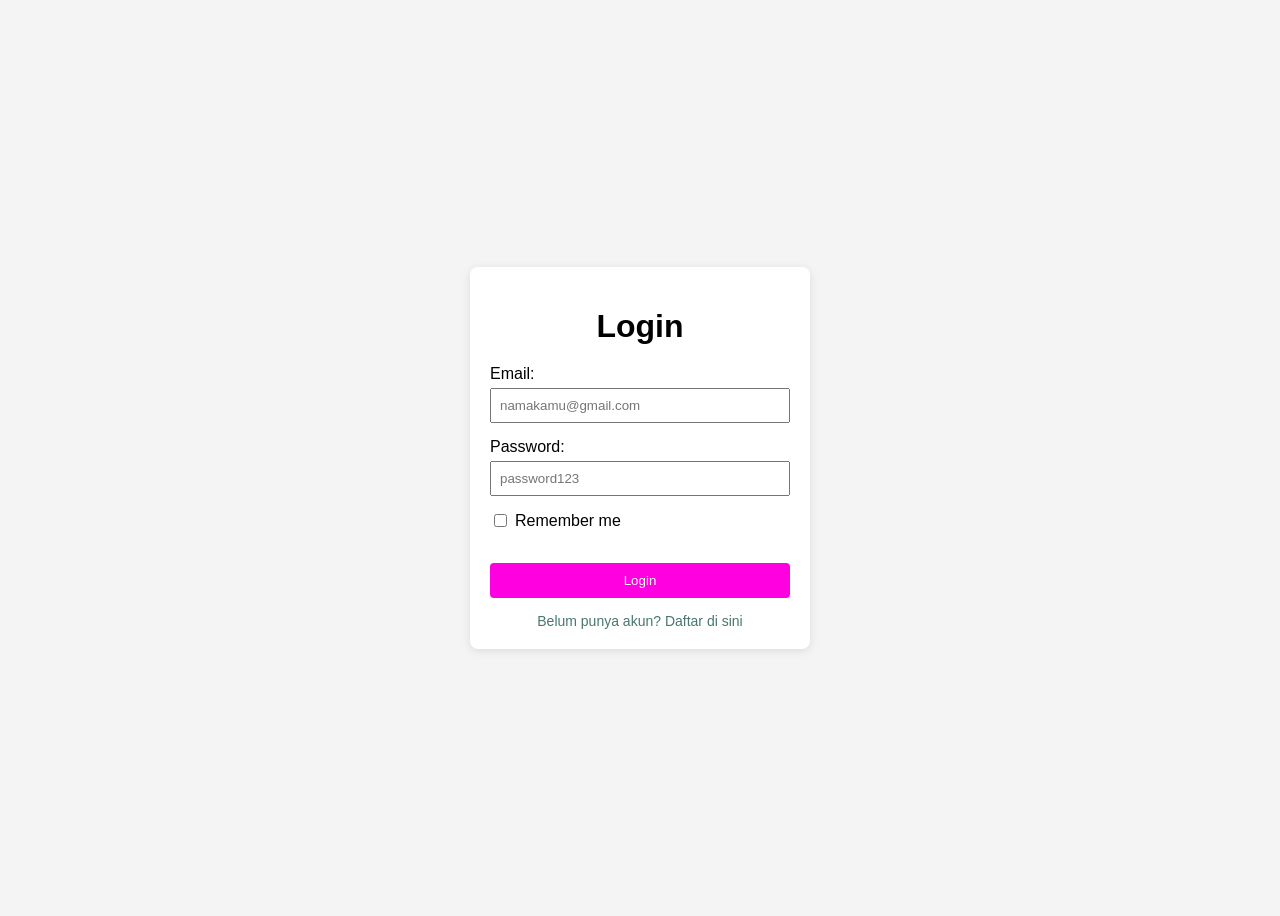
<file: index.html>
<!DOCTYPE html>
<html lang="en">
<head>
    <meta charset="UTF-8">
    <meta name="viewport" content="width=device-width, initial-scale=1.0">
    <title>Halaman Login</title>
    <style>
        /* Styling pada halaman login */
        body {
            font-family: Arial, sans-serif;
            background-color: #f4f4f4;
            display: flex;
            justify-content: center;
            align-items: center;
            height: 100vh;
        }
        /* styling pada card login */
        .login-card {
            background-color: #fff;
            padding: 20px;
            border-radius: 8px;
            box-shadow: 0 2px 10px rgba(0, 0, 0, 0.1);
            width: 300px;
        }
        /* styling pada judul login */
        .login-card h1 {
            text-align: center;
            margin-bottom: 20px;
        }

        .form-group {
            margin-bottom: 15px;
        }

        .form-group label {
            display: block;
            margin-bottom: 5px;
        }
        /* styling pada input email dan password */
        .form-group input[type="email"],
        .form-group input[type="password"] {
            width: 100%;
            padding: 8px;
            box-sizing: border-box;
        }

        .checkbox-group {
            display: flex;
            align-items: center;
            margin-bottom: 15px;
        }

        .checkbox-group input {
            margin-right: 8px;
            accent-color: #ff00e1; /* Warna checkbox */
        }

        .checkbox-group label {
            margin: 0;
        }

        /* styling pada tombol login */
        button {
            width: 100%;
            padding: 10px;
            background-color: #ff00e1;
            color: white;
            border: none;
            border-radius: 4px;
            cursor: pointer;
        }

        .register-link {
            display: block;
            text-align: center;
            margin-top: 15px;
            color: #47776e;
            text-decoration: none;
            font-size: 14px;
        }

        button:hover {
            background-color: #ba14c0;
        }

        .register-link:hover {
            text-decoration: underline;
        }   
    </style>
</head>
<body>
    <div class="login-card">
        <h1>Login</h1>
        <form action="/login" method="POST">
            <div class="form-group">
                <label for="email">Email:</label>
                <input type="email" id="email" name="email" required placeholder="namakamu@gmail.com">
            </div>

            <div class="form-group">
                <label for="password">Password:</label>
                <input type="password" id="password" name="password" required placeholder="password123">  
            </div>

            <div class="checkbox-group">
                <input type="checkbox" id="remember" name="remember">
                <label for="remember">Remember me</label>
            </div>
            <br>
            <button type="submit">Login</button>
        </form>
        <a href="#" class="register-link">Belum punya akun? Daftar di sini</a>
    </div>
    <script src="apps.js" ></script>
</body>
</html>
</file>
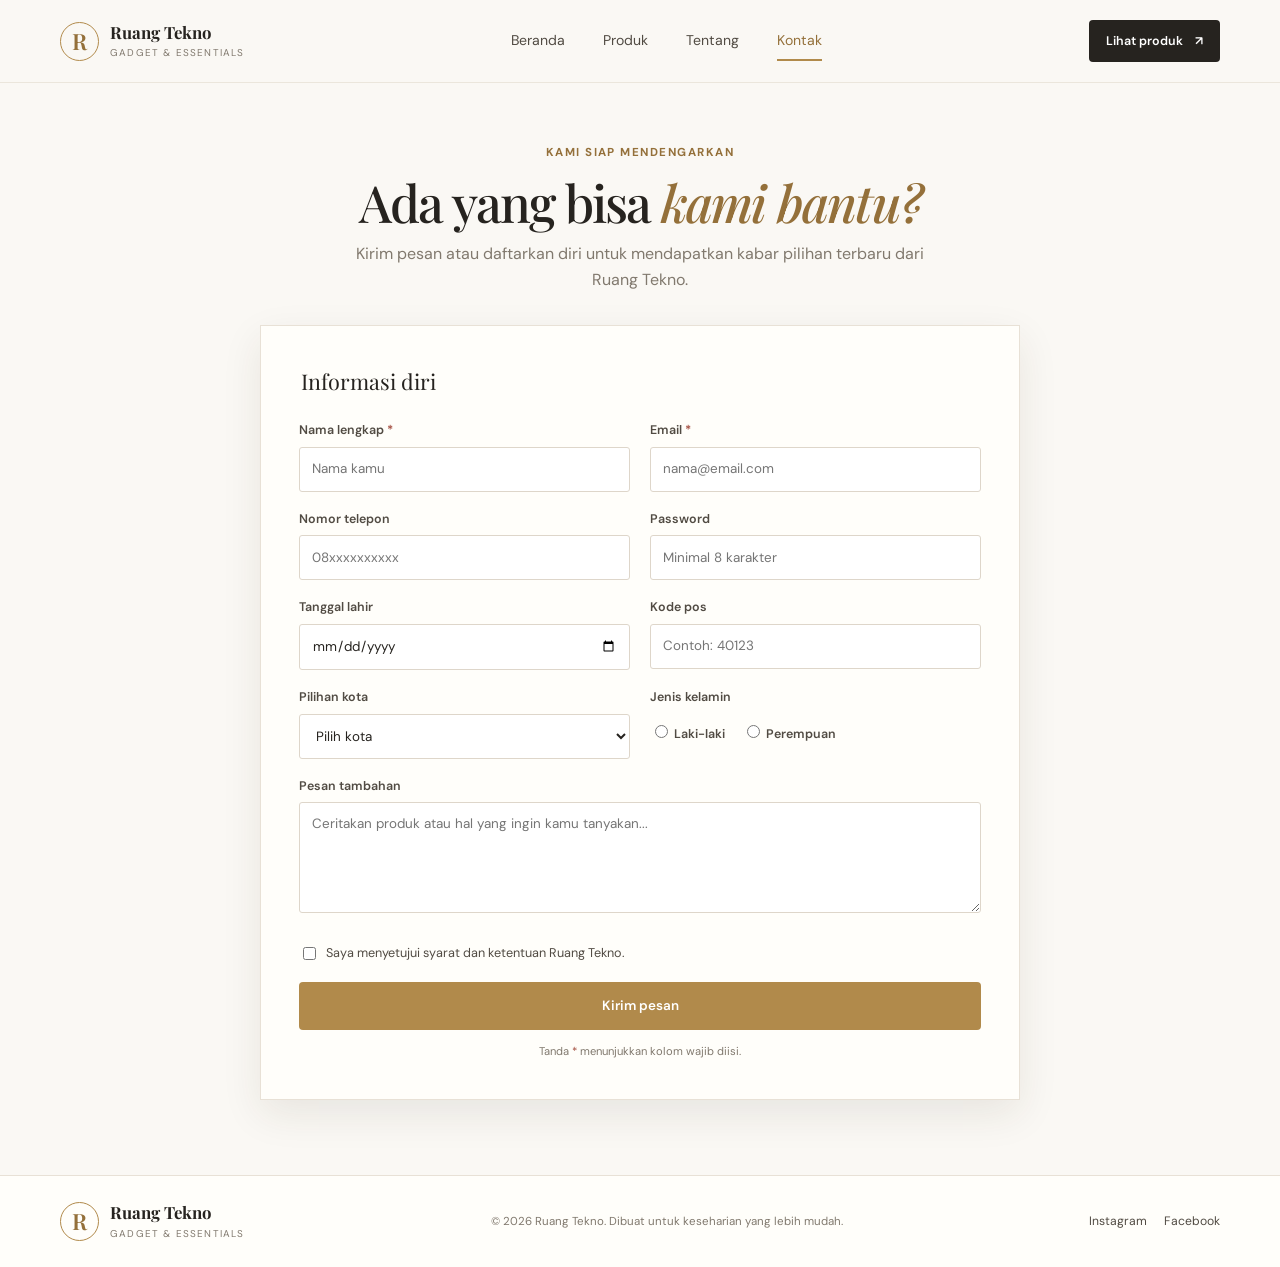
<file: ujian akhir/toko-online/kontak.html>
<!DOCTYPE html>
<html lang="id">
<head>
  <meta charset="UTF-8">
  <meta name="viewport" content="width=device-width, initial-scale=1.0">
  <meta name="description" content="Hubungi Ruang Tekno atau daftar untuk mendapatkan informasi gadget pilihan.">
  <meta name="keywords" content="kontak toko gadget, daftar Ruang Tekno">
  <meta name="author" content="Reynaldi Abditio">
  <title>Kontak — Ruang Tekno</title>
  <link rel="icon" href="favicon.svg" type="image/svg+xml">
  <link rel="preconnect" href="https://fonts.googleapis.com">
  <link rel="preconnect" href="https://fonts.gstatic.com" crossorigin>
  <link href="https://fonts.googleapis.com/css2?family=DM+Sans:wght@400;500;600;700&family=Playfair+Display:wght@500;600;700&display=swap" rel="stylesheet">
  <link rel="stylesheet" href="style.css">
</head> 
<body>
  <a class="skip-link" href="#konten">Lewati ke konten</a>
  <header class="site-header"><div class="container header-inner">
    <a class="brand" href="index.html" aria-label="Ruang Tekno, halaman beranda"><span class="brand-mark" aria-hidden="true">R</span><span class="brand-copy"><strong>Ruang Tekno</strong><small>Gadget &amp; essentials</small></span></a>
    <nav class="main-nav" aria-label="Navigasi utama"><a class="nav-link" href="index.html">Beranda</a><a class="nav-link" href="produk.html">Produk</a><a class="nav-link" href="index.html#tentang">Tentang</a><a class="nav-link is-active" href="kontak.html" aria-current="page">Kontak</a></nav>
    <a class="button button-dark header-cta" href="produk.html">Lihat produk <span aria-hidden="true">↗</span></a>
  </div></header>
  <main id="konten" class="contact-page">
    <section class="contact-intro"><span class="eyebrow">Kami siap mendengarkan</span><h1>Ada yang bisa <em>kami bantu?</em></h1><p>Kirim pesan atau daftarkan diri untuk mendapatkan kabar pilihan terbaru dari Ruang Tekno.</p></section>
    <section class="form-section" aria-label="Formulir kontak dan pendaftaran">
      <form class="contact-form" action="#" method="POST">
        <fieldset>
          <legend>Informasi diri</legend>
          <div class="form-grid">
            <div class="form-field"><label for="nama">Nama lengkap <span aria-hidden="true">*</span></label><input id="nama" name="nama" type="text" autocomplete="name" placeholder="Nama kamu" required></div>
            <div class="form-field"><label for="email">Email <span aria-hidden="true">*</span></label><input id="email" name="email" type="email" autocomplete="email" placeholder="nama@email.com" required></div>
            <div class="form-field"><label for="telepon">Nomor telepon</label><input id="telepon" name="telepon" type="tel" autocomplete="tel" placeholder="08xxxxxxxxxx"></div>
            <div class="form-field"><label for="password">Password</label><input id="password" name="password" type="password" minlength="8" autocomplete="new-password" placeholder="Minimal 8 karakter"></div>
            <div class="form-field"><label for="tanggal-lahir">Tanggal lahir</label><input id="tanggal-lahir" name="tanggal-lahir" type="date"></div>
            <div class="form-field"><label for="kode-pos">Kode pos</label><input id="kode-pos" name="kode-pos" type="number" min="0" placeholder="Contoh: 40123"></div>
            <div class="form-field"><label for="kota">Pilihan kota</label><select id="kota" name="kota"><option value="">Pilih kota</option><option>Jakarta</option><option>Bandung</option><option>Surabaya</option><option>Yogyakarta</option><option>Bandar Lampung</option><option>Medan</option></select></div>
            <div class="form-field"><span class="field-label">Jenis kelamin</span><div class="radio-group"><label class="choice"><input type="radio" name="jenis-kelamin" value="laki-laki"> Laki-laki</label><label class="choice"><input type="radio" name="jenis-kelamin" value="perempuan"> Perempuan</label></div></div>
            <div class="form-field form-field-wide"><label for="pesan">Pesan tambahan</label><textarea id="pesan" name="pesan" rows="4" placeholder="Ceritakan produk atau hal yang ingin kamu tanyakan..."></textarea></div>
          </div>
        </fieldset>
        <label class="choice terms-choice"><input type="checkbox" name="persetujuan" required> Saya menyetujui syarat dan ketentuan Ruang Tekno.</label>
        <input class="button button-gold submit-button" type="submit" value="Kirim pesan">
        <p class="form-footnote">Tanda <span aria-hidden="true">*</span> menunjukkan kolom wajib diisi.</p>
      </form>
    </section>
  </main>
  <footer class="site-footer"><div class="container footer-inner"><a class="brand footer-brand" href="index.html"><span class="brand-mark" aria-hidden="true">R</span><span class="brand-copy"><strong>Ruang Tekno</strong><small>Gadget &amp; essentials</small></span></a><p>© 2026 Ruang Tekno. Dibuat untuk keseharian yang lebih mudah.</p><div class="social-links"><a href="https://www.instagram.com/" target="_blank" rel="noreferrer">Instagram</a><a href="https://www.facebook.com/" target="_blank" rel="noreferrer">Facebook</a></div></div></footer>
  <script src="app.js"></script>
</body>
</html>
</file>
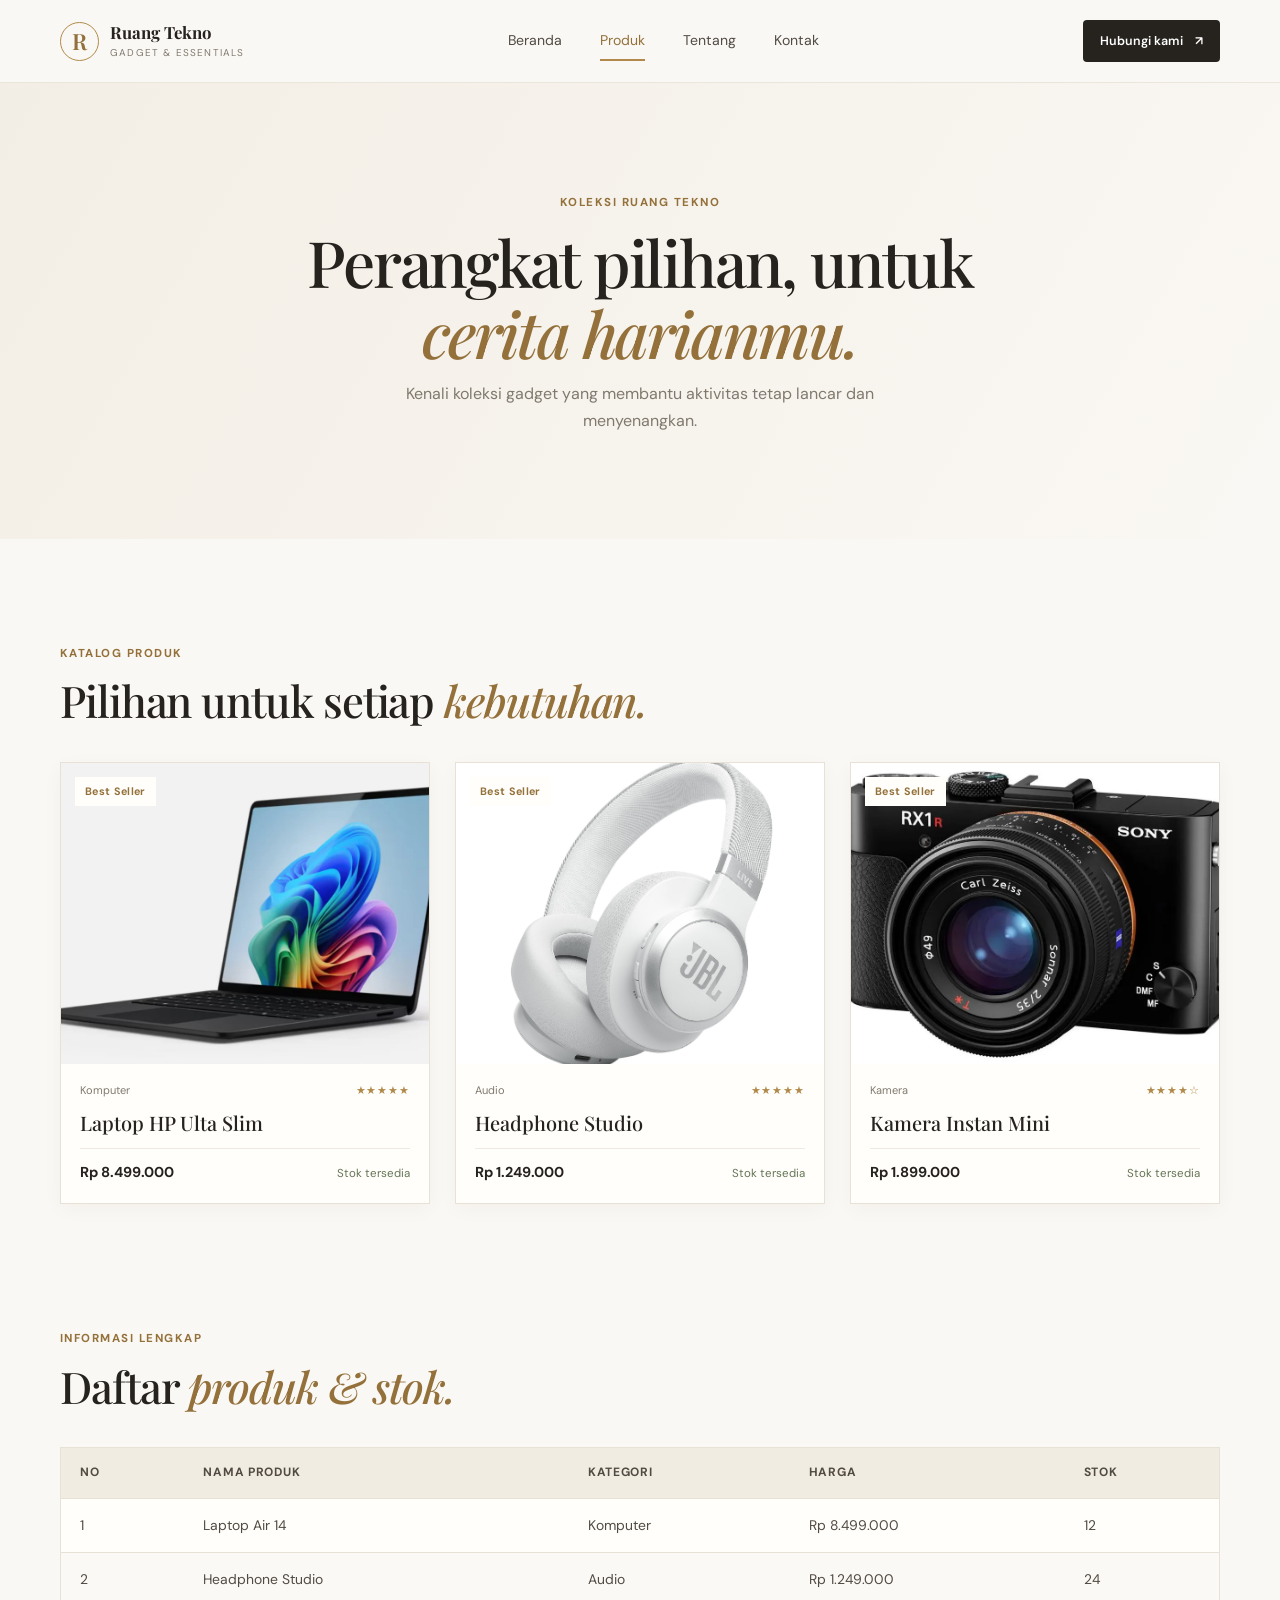
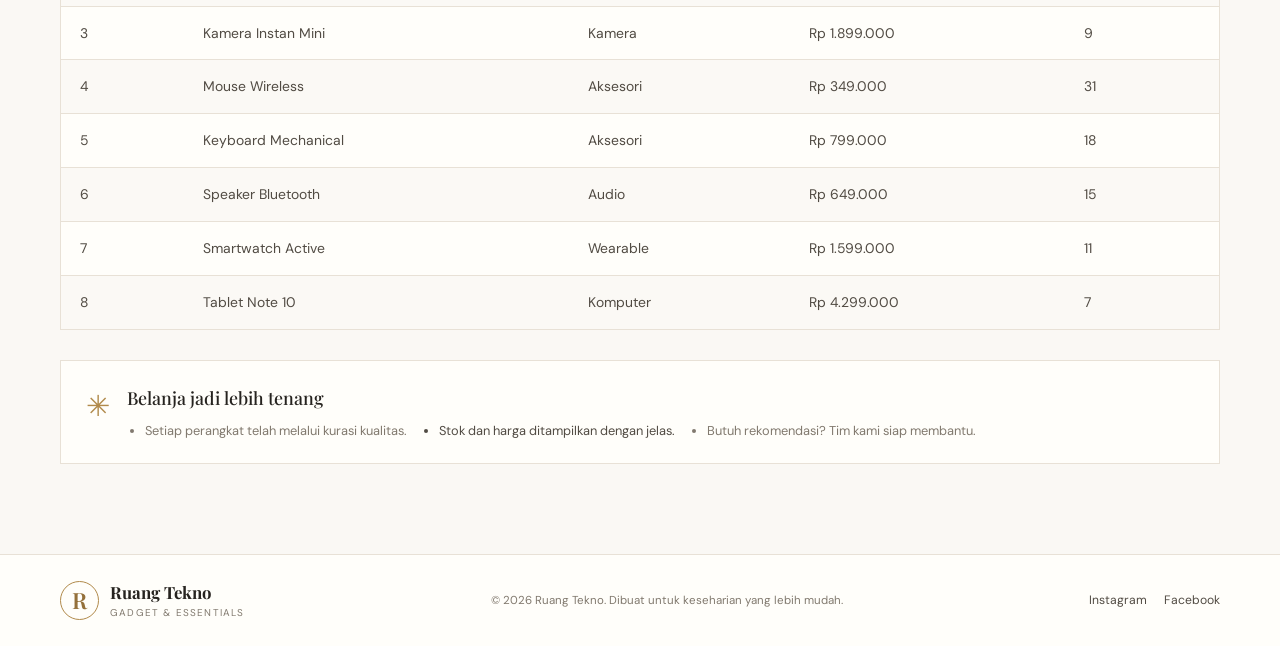
<file: ujian akhir/toko-online/produk.html>
<!DOCTYPE html>
<html lang="id">
<head>
  <meta charset="UTF-8">
  <meta name="viewport" content="width=device-width, initial-scale=1.0">
  <meta name="description" content="Lihat daftar gadget dan aksesori pilihan di Ruang Tekno.">
  <meta name="keywords" content="produk gadget, laptop, audio, kamera, aksesori">
  <meta name="author" content="Reynaldi Abditio">
  <title>Produk — Ruang Tekno</title>
  <link rel="icon" href="favicon.svg" type="image/svg+xml">
  <link rel="preconnect" href="https://fonts.googleapis.com">
  <link rel="preconnect" href="https://fonts.gstatic.com" crossorigin>
  <link href="https://fonts.googleapis.com/css2?family=DM+Sans:wght@400;500;600;700&family=Playfair+Display:wght@500;600;700&display=swap" rel="stylesheet">
  <link rel="stylesheet" href="style.css">
</head>
<body>
  <a class="skip-link" href="#konten">Lewati ke konten</a>
  <header class="site-header"><div class="container header-inner">
    <a class="brand" href="index.html" aria-label="Ruang Tekno, halaman beranda"><span class="brand-mark" aria-hidden="true">R</span><span class="brand-copy"><strong>Ruang Tekno</strong><small>Gadget &amp; essentials</small></span></a>
    <nav class="main-nav" aria-label="Navigasi utama"><a class="nav-link" href="index.html">Beranda</a><a class="nav-link is-active" href="produk.html" aria-current="page">Produk</a><a class="nav-link" href="index.html#tentang">Tentang</a><a class="nav-link" href="kontak.html">Kontak</a></nav>
    <a class="button button-dark header-cta" href="kontak.html">Hubungi kami <span aria-hidden="true">↗</span></a>
  </div></header>
  <main id="konten">
    <section class="page-banner"><div class="container"><span class="eyebrow">Koleksi Ruang Tekno</span><h1>Perangkat pilihan, untuk <em>cerita harianmu.</em></h1><p>Kenali koleksi gadget yang membantu aktivitas tetap lancar dan menyenangkan.</p></div></section>
    <section class="section" aria-labelledby="daftar-produk">
      <div class="container">
        <div class="section-heading"><div><span class="eyebrow">Katalog produk</span><h2 id="daftar-produk">Pilihan untuk setiap <em>kebutuhan.</em></h2></div></div>
        <div class="product-grid">
          <article class="product-card"><a class="product-image" href="#tabel-produk"><img src="../toko-online/gambar/hero-image.fill.size_1248x702.v1705690930.webp" alt="Laptop tipis berwarna perak untuk produktivitas"><span class="product-badge"><strong>Best Seller</strong></span></a><div class="product-info"><div class="product-meta"><span>Komputer</span><span>★★★★★</span></div><h3>Laptop HP Ulta Slim</h3><div class="product-bottom"><p class="price">Rp 8.499.000</p><span class="stock">Stok tersedia</span></div></div></article>
          <article class="product-card"><a class="product-image" href="#tabel-produk"><img src="../toko-online/gambar/71wJqHHazrL.jpg" alt="Headphone over-ear hitam dengan bantalan empuk"><span class="product-badge"><strong>Best Seller</strong></span></a><div class="product-info"><div class="product-meta"><span>Audio</span><span>★★★★★</span></div><h3>Headphone Studio</h3><div class="product-bottom"><p class="price">Rp 1.249.000</p><span class="stock">Stok tersedia</span></div></div></article>
          <article class="product-card"><a class="product-image" href="#tabel-produk"><img src="../toko-online/gambar/isodscrx1r2.webp" alt="Kamera digital ringkas untuk mengabadikan momen"><span class="product-badge"><strong>Best Seller</strong></span></a><div class="product-info"><div class="product-meta"><span>Kamera</span><span>★★★★☆</span></div><h3>Kamera Instan Mini</h3><div class="product-bottom"><p class="price">Rp 1.899.000</p><span class="stock">Stok tersedia</span></div></div></article>
        </div>
      </div>
    </section>
    <section class="table-section" id="tabel-produk">
      <div class="container">
        <div class="section-heading"><div><span class="eyebrow">Informasi lengkap</span><h2>Daftar <em>produk &amp; stok.</em></h2></div></div>
        <div class="table-scroll" tabindex="0" role="region" aria-label="Tabel produk, geser horizontal jika diperlukan">
          <table>
            <thead><tr><th scope="col">No</th><th scope="col">Nama Produk</th><th scope="col">Kategori</th><th scope="col">Harga</th><th scope="col">Stok</th></tr></thead>
            <tbody>
              <tr><td>1</td><td>Laptop Air 14</td><td>Komputer</td><td>Rp 8.499.000</td><td>12</td></tr>
              <tr><td>2</td><td>Headphone Studio</td><td>Audio</td><td>Rp 1.249.000</td><td>24</td></tr>
              <tr><td>3</td><td>Kamera Instan Mini</td><td>Kamera</td><td>Rp 1.899.000</td><td>9</td></tr>
              <tr><td>4</td><td>Mouse Wireless</td><td>Aksesori</td><td>Rp 349.000</td><td>31</td></tr>
              <tr><td>5</td><td>Keyboard Mechanical</td><td>Aksesori</td><td>Rp 799.000</td><td>18</td></tr>
              <tr><td>6</td><td>Speaker Bluetooth</td><td>Audio</td><td>Rp 649.000</td><td>15</td></tr>
              <tr><td>7</td><td>Smartwatch Active</td><td>Wearable</td><td>Rp 1.599.000</td><td>11</td></tr>
              <tr><td>8</td><td>Tablet Note 10</td><td>Komputer</td><td>Rp 4.299.000</td><td>7</td></tr>
            </tbody>
          </table>
        </div>
        <div class="care-note"><span class="care-icon" aria-hidden="true">✳</span><div><h3>Belanja jadi lebih tenang</h3><ul><li>Setiap perangkat telah melalui kurasi kualitas.</li><li>Stok dan harga ditampilkan dengan jelas.</li><li>Butuh rekomendasi? Tim kami siap membantu.</li></ul></div></div>
      </div>
    </section>
  </main>
  <footer class="site-footer"><div class="container footer-inner"><a class="brand footer-brand" href="index.html"><span class="brand-mark" aria-hidden="true">R</span><span class="brand-copy"><strong>Ruang Tekno</strong><small>Gadget &amp; essentials</small></span></a><p>© 2026 Ruang Tekno. Dibuat untuk keseharian yang lebih mudah.</p><div class="social-links"><a href="https://www.instagram.com/" target="_blank" rel="noreferrer">Instagram</a><a href="https://www.facebook.com/" target="_blank" rel="noreferrer">Facebook</a></div></div></footer>
  <script src="app.js"></script>
</body>
</html>
</file>
<file: ujian akhir/toko-online/style.css>
:root {
  --ink: #26231f;
  --ink-soft: #514b43;
  --muted: #81796e;
  --gold: #b18a4b;
  --gold-dark: #94703a;
  --gold-pale: #f2eadb;
  --cream: #faf8f4;
  --paper: #fffefa;
  --line: #e8e1d6;
  --font-body: 'DM Sans', Arial, sans-serif;
  --font-heading: 'Playfair Display', Georgia, serif;
  --shadow: 0 14px 38px rgba(53, 42, 27, .09);
}

* { box-sizing: border-box; }
html { scroll-behavior: smooth; font-size: 16px; }
body { margin: 0; background: var(--cream); color: var(--ink); font-family: var(--font-body); line-height: 1.65; }
img { display: block; width: 100%; }
a { color: inherit; text-decoration: none; }
button, input, select, textarea { font: inherit; }
.container { width: min(1160px, calc(100% - 48px)); margin-inline: auto; }
.skip-link { position: absolute; z-index: 200; top: -60px; left: 16px; padding: 10px 16px; background: var(--ink); color: white; }
.skip-link:focus { top: 12px; }

.site-header { position: sticky; z-index: 20; top: 0; border-bottom: 1px solid rgba(232, 225, 214, .8); background: rgba(250, 248, 244, .95); backdrop-filter: blur(12px); }
.header-inner { min-height: 82px; display: flex; align-items: center; justify-content: space-between; gap: 28px; }
.brand { display: inline-flex; align-items: center; gap: 11px; flex: 0 0 auto; }
.brand-mark { display: grid; width: 39px; height: 39px; place-items: center; border: 1px solid var(--gold); border-radius: 50%; color: var(--gold-dark); font-family: var(--font-heading); font-size: 1.4rem; font-weight: 600; }
.brand-copy { display: flex; flex-direction: column; line-height: 1.15; }
.brand-copy strong { font-family: var(--font-heading); font-size: 1.05rem; }
.brand-copy small { margin-top: 5px; color: var(--muted); font-size: .62rem; letter-spacing: .12em; text-transform: uppercase; }
.main-nav { display: flex; align-items: center; gap: clamp(18px, 3vw, 38px); }
.nav-link { position: relative; padding-block: 8px; color: var(--ink-soft); font-size: .88rem; }
.nav-link:hover, .nav-link.is-active { color: var(--gold-dark); }
.nav-link.is-active::after { position: absolute; right: 0; bottom: 0; left: 0; height: 2px; background: var(--gold); content: ''; }
.button { display: inline-flex; min-height: 48px; align-items: center; justify-content: center; gap: 12px; padding: 0 21px; border: 1px solid transparent; border-radius: 4px; cursor: pointer; font-size: .84rem; font-weight: 600; transition: background .2s ease, color .2s ease, transform .2s ease; }
.button:hover { transform: translateY(-2px); }
.button-dark { background: var(--ink); color: white; }
.button-dark:hover { background: #403a32; }
.button-gold { background: var(--gold); color: white; }
.button-gold:hover { background: var(--gold-dark); }
.header-cta { min-height: 42px; padding-inline: 16px; font-size: .78rem; }

.hero { position: relative; overflow: hidden; padding-block: clamp(65px, 9vw, 112px); background: linear-gradient(120deg, #faf8f4 0%, #f4efe5 100%); }
.hero::before { position: absolute; top: -170px; left: -130px; width: 390px; height: 390px; border: 1px solid rgba(177, 138, 75, .16); border-radius: 50%; content: ''; }
.hero-layout { position: relative; display: grid; grid-template-columns: 1fr .92fr; align-items: center; gap: clamp(38px, 7vw, 96px); }
.hero-copy { max-width: 570px; }
.eyebrow { display: inline-flex; align-items: center; gap: 9px; color: var(--gold-dark); font-size: .72rem; font-weight: 700; letter-spacing: .13em; text-transform: uppercase; }
.eyebrow-dot { width: 7px; height: 7px; border-radius: 50%; background: var(--gold); }
h1, h2, h3, p { margin-top: 0; }
.hero h1, .page-banner h1, .contact-intro h1 { margin: 18px 0; font-family: var(--font-heading); font-size: clamp(2.7rem, 5vw, 4.7rem); font-weight: 500; letter-spacing: -.035em; line-height: 1.1; }
h1 em, h2 em { color: var(--gold-dark); font-weight: 500; }
.hero-copy > p { max-width: 465px; margin-bottom: 25px; color: var(--muted); font-size: 1.05rem; }
.hero-actions { display: flex; flex-wrap: wrap; align-items: center; gap: 21px; }
.text-link { display: inline-flex; align-items: center; gap: 9px; color: var(--ink); font-size: .85rem; font-weight: 600; }
.text-link:hover { color: var(--gold-dark); }
.hero-note { display: flex; align-items: center; gap: 12px; margin-top: 37px; color: var(--muted); font-size: .77rem; }
.avatar-stack { display: flex; padding-left: 5px; }
.avatar-stack i { display: grid; width: 25px; height: 25px; margin-left: -5px; place-items: center; border: 2px solid var(--cream); border-radius: 50%; background: #d8c5a2; color: white; font-size: .58rem; font-style: normal; }
.avatar-stack i:nth-child(2) { background: #a9a18e; }
.avatar-stack i:nth-child(3) { background: #74675a; }
.hero-visual { position: relative; min-height: 350px; }
.hero-visual > img { height: clamp(350px, 39vw, 490px); border-radius: 48% 48% 5px 5px; object-fit: cover; box-shadow: var(--shadow); }
.hero-caption { position: absolute; right: -25px; bottom: 28px; display: flex; max-width: 245px; flex-direction: column; padding: 17px 20px; border: 1px solid var(--line); background: var(--paper); box-shadow: var(--shadow); }
.hero-caption span { color: var(--gold-dark); font-size: .67rem; letter-spacing: .1em; text-transform: uppercase; }
.hero-caption strong { margin-top: 4px; font-family: var(--font-heading); font-size: 1.05rem; font-weight: 500; line-height: 1.35; }
.hero-sparkle { position: absolute; top: 24px; right: -28px; color: var(--gold); font-size: 3rem; }

.trust-strip { border-block: 1px solid var(--line); background: var(--paper); }
.trust-items { display: flex; min-height: 72px; align-items: center; justify-content: center; gap: clamp(24px, 9vw, 120px); }
.trust-items p { margin: 0; color: var(--ink-soft); font-size: .82rem; }
.trust-items span { margin-right: 7px; color: var(--gold); font-size: 1rem; }
.section { padding-block: clamp(66px, 8vw, 100px); }
.section-heading { display: flex; align-items: end; justify-content: space-between; gap: 24px; margin-bottom: 35px; }
.section-heading h2, .about-copy h2 { max-width: 590px; margin: 9px 0 0; font-family: var(--font-heading); font-size: clamp(2rem, 3.4vw, 3rem); font-weight: 500; letter-spacing: -.025em; line-height: 1.2; }
.section-heading > .text-link { margin-bottom: 9px; }
.product-grid { display: grid; grid-template-columns: repeat(3, minmax(0, 1fr)); gap: 25px; }
.product-card { min-width: 0; overflow: hidden; border: 1px solid var(--line); background: var(--paper); box-shadow: 0 5px 20px rgba(53, 42, 27, .035); transition: transform .25s ease, box-shadow .25s ease; }
.product-card:hover { transform: translateY(-5px); box-shadow: var(--shadow); }
.product-image { position: relative; display: block; overflow: hidden; aspect-ratio: 1.22; background: #eee9df; }
.product-image img { height: 100%; object-fit: cover; transition: transform .4s ease; }
.product-card:hover .product-image img { transform: scale(1.04); }
.product-badge { position: absolute; top: 14px; left: 14px; padding: 6px 10px; background: var(--paper); color: var(--gold-dark); font-size: .67rem; letter-spacing: .03em; }
.product-info { padding: 17px 19px 18px; }
.product-meta, .product-bottom { display: flex; align-items: center; justify-content: space-between; gap: 10px; }
.product-meta { color: var(--muted); font-size: .69rem; }
.product-meta span:last-child { color: var(--gold); letter-spacing: .08em; }
.product-info h3 { margin: 7px 0 9px; font-family: var(--font-heading); font-size: 1.25rem; font-weight: 500; }
.product-bottom { padding-top: 12px; border-top: 1px solid #eee9e1; }
.price { margin: 0; font-size: .9rem; font-weight: 700; }
.icon-link { display: grid; width: 30px; height: 30px; place-items: center; border: 1px solid var(--line); border-radius: 50%; color: var(--gold-dark); }
.icon-link:hover { border-color: var(--gold); background: var(--gold); color: white; }
.stock { color: #657657; font-size: .72rem; }

.about-section { padding-block: clamp(58px, 8vw, 92px); background: #f1ece2; }
.about-layout { display: grid; grid-template-columns: .8fr 1.2fr; align-items: center; gap: clamp(35px, 8vw, 100px); }
.about-mark { position: relative; display: grid; width: min(100%, 330px); aspect-ratio: 1; place-items: center; border: 1px solid rgba(177, 138, 75, .45); border-radius: 50%; color: var(--gold-dark); }
.about-mark::before { position: absolute; inset: 14px; border: 1px solid rgba(177, 138, 75, .3); border-radius: 50%; content: ''; }
.about-mark span { font-family: var(--font-heading); font-size: clamp(8rem, 16vw, 13rem); line-height: 1; }
.about-mark i { position: absolute; top: 21%; right: 19%; color: var(--gold); font-size: 2.2rem; font-style: normal; }
.about-copy > p { max-width: 580px; margin: 18px 0 20px; color: var(--muted); }

.site-footer { padding-block: 26px; border-top: 1px solid var(--line); background: var(--paper); }
.footer-inner { display: flex; align-items: center; justify-content: space-between; gap: 22px; }
.footer-inner > p { margin: 0; color: var(--muted); font-size: .72rem; text-align: center; }
.social-links { display: flex; gap: 17px; color: var(--ink-soft); font-size: .76rem; }
.social-links a:hover { color: var(--gold-dark); }

.page-banner { padding-block: clamp(65px, 9vw, 105px); background: linear-gradient(120deg, #f3eee5, #faf8f4); text-align: center; }
.page-banner .container { max-width: 780px; }
.page-banner h1 { margin: 13px auto; font-size: clamp(2.5rem, 5vw, 4rem); }
.page-banner p, .contact-intro > p { max-width: 570px; margin: 0 auto; color: var(--muted); }
.table-section { padding-block: 20px 90px; }
.table-scroll { overflow-x: auto; border: 1px solid var(--line); background: var(--paper); }
table { width: 100%; border-collapse: collapse; text-align: left; white-space: nowrap; }
th, td { padding: 15px 19px; border-bottom: 1px solid var(--line); }
th { background: #f1ece2; color: var(--ink-soft); font-size: .75rem; font-weight: 700; letter-spacing: .06em; text-transform: uppercase; }
td { color: var(--ink-soft); font-size: .87rem; }
tbody tr:nth-child(even) { background: #fbf9f5; }
tbody tr:hover { background: var(--gold-pale); }
tbody tr:last-child td { border-bottom: 0; }
.care-note { display: flex; gap: 17px; margin-top: 30px; padding: 22px 25px; border: 1px solid var(--line); background: var(--paper); }
.care-icon { color: var(--gold); font-size: 1.8rem; }
.care-note h3 { margin: 0 0 7px; font-family: var(--font-heading); font-size: 1.12rem; font-weight: 500; }
.care-note ul { display: flex; flex-wrap: wrap; gap: 8px 32px; margin: 0; padding-left: 18px; color: var(--muted); font-size: .8rem; }
.care-note li:nth-child(even) { color: var(--ink-soft); }

.contact-page { display: flex; min-height: calc(100vh - 145px); flex-direction: column; justify-content: center; padding-block: 55px 75px; }
.contact-intro { margin: 0 auto 32px; padding-inline: 24px; text-align: center; }
.contact-intro h1 { margin: 10px 0; font-size: clamp(2.35rem, 4vw, 3.6rem); }
.form-section { width: min(760px, calc(100% - 40px)); margin-inline: auto; }
.contact-form { padding: clamp(22px, 4vw, 38px); border: 1px solid var(--line); background: var(--paper); box-shadow: var(--shadow); }
.contact-form fieldset { min-width: 0; margin: 0; padding: 0; border: 0; }
.contact-form legend { margin-bottom: 20px; font-family: var(--font-heading); font-size: 1.35rem; }
.form-grid { display: grid; grid-template-columns: repeat(2, minmax(0, 1fr)); gap: 17px 20px; }
.form-field { min-width: 0; }
.form-field-wide { grid-column: 1 / -1; }
.form-field label, .field-label { display: block; margin-bottom: 6px; color: var(--ink-soft); font-size: .78rem; font-weight: 600; }
.form-field label span, .form-footnote span { color: #a34d3f; }
.form-field input:not([type="radio"]), .form-field select, .form-field textarea { width: 100%; min-height: 45px; padding: 10px 12px; border: 1px solid #ded6ca; border-radius: 3px; outline: none; background: #fff; color: var(--ink); font-size: .84rem; }
.form-field textarea { min-height: 105px; resize: vertical; }
.form-field input:focus, .form-field select:focus, .form-field textarea:focus { border-color: var(--gold); box-shadow: 0 0 0 3px rgba(177, 138, 75, .14); }
.radio-group { display: flex; min-height: 45px; align-items: center; gap: 17px; }
.choice { display: inline-flex; align-items: center; gap: 7px; color: var(--ink-soft); font-size: .79rem; }
.choice input { accent-color: var(--gold-dark); }
.terms-choice { margin-block: 22px 18px; }
.submit-button { width: 100%; }
.form-footnote { margin: 12px 0 0; color: var(--muted); font-size: .7rem; text-align: center; }

@media (min-width: 1024px) {
  .product-grid { grid-template-columns: repeat(3, minmax(0, 1fr)); }
}
@media (min-width: 768px) and (max-width: 1023px) {
  .container { width: min(100% - 40px, 900px); }
  .header-inner { gap: 18px; }
  .main-nav { gap: 17px; }
  .header-cta { padding-inline: 12px; }
  .hero-layout { gap: 35px; }
  .product-grid { grid-template-columns: repeat(2, minmax(0, 1fr)); }
}
@media (max-width: 767px) {
  html { font-size: 15px; }
  .container { width: min(100% - 36px, 560px); }
  .header-inner { min-height: 72px; flex-wrap: wrap; justify-content: space-between; gap: 0 12px; padding-block: 11px; }
  .brand-mark { width: 35px; height: 35px; }
  .brand-copy strong { font-size: .96rem; }
  .header-cta { min-height: 36px; padding-inline: 11px; font-size: .7rem; }
  .main-nav { order: 3; width: 100%; justify-content: space-between; gap: 10px; padding-top: 8px; }
  .nav-link { font-size: .77rem; }
  .hero { padding-block: 55px 45px; }
  .hero-layout { grid-template-columns: 1fr; gap: 31px; }
  .hero h1 { max-width: 520px; font-size: clamp(2.7rem, 12vw, 4rem); }
  .hero-copy > p { font-size: .98rem; }
  .hero-visual { min-height: 0; margin-right: 13px; }
  .hero-visual > img { height: min(92vw, 400px); border-radius: 48% 48% 5px 5px; }
  .hero-caption { right: -13px; bottom: 18px; max-width: 205px; padding: 12px 14px; }
  .hero-sparkle { top: 6px; right: -16px; font-size: 2.3rem; }
  .trust-items { min-height: auto; flex-wrap: wrap; justify-content: space-between; gap: 9px 13px; padding-block: 16px; }
  .trust-items p { font-size: .72rem; }
  .section-heading { align-items: flex-start; flex-direction: column; gap: 15px; margin-bottom: 25px; }
  .section-heading h2, .about-copy h2 { font-size: 2.15rem; }
  .product-grid { grid-template-columns: 1fr; gap: 18px; }
  .product-image { aspect-ratio: 1.35; }
  .about-layout { grid-template-columns: 1fr; gap: 30px; }
  .about-mark { width: min(75%, 250px); justify-self: center; }
  .about-mark span { font-size: 9rem; }
  .footer-inner { flex-direction: column; text-align: center; }
  .footer-inner > p { order: 3; }
  .page-banner h1 { font-size: 2.65rem; }
  .table-section { padding-bottom: 65px; }
  .care-note ul { flex-direction: column; gap: 4px; }
  .contact-page { min-height: auto; padding-block: 48px 60px; }
  .contact-intro { margin-bottom: 25px; }
  .form-grid { grid-template-columns: 1fr; gap: 14px; }
  .form-field-wide { grid-column: auto; }
  .radio-group { gap: 20px; }
}
</file>
